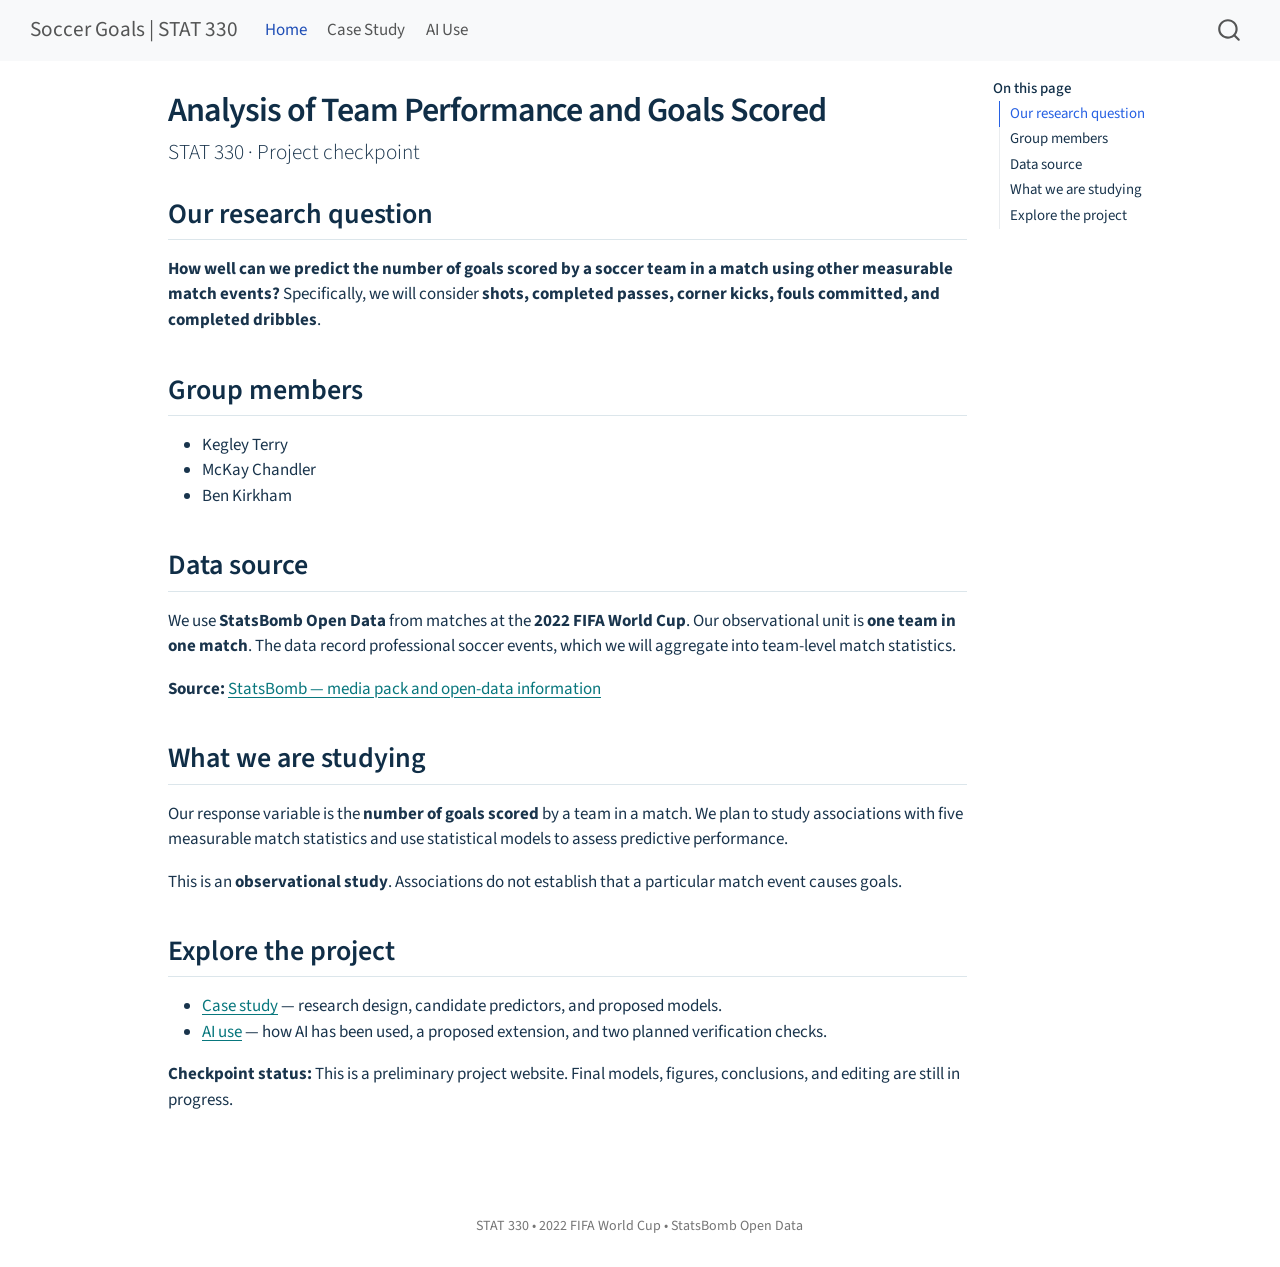
<file: docs/index.html>
<!DOCTYPE html>
<html xmlns="http://www.w3.org/1999/xhtml" lang="en" xml:lang="en"><head>

<meta charset="utf-8">
<meta name="generator" content="quarto-1.10.18">

<meta name="viewport" content="width=device-width, initial-scale=1.0, user-scalable=yes">


<title>Analysis of Team Performance and Goals Scored – Soccer Goals | STAT 330</title>
<style>
/* Default styles provided by pandoc.
** See https://pandoc.org/MANUAL.html#variables-for-html for config info.
*/
span.smallcaps{font-variant: small-caps;}
div.columns{display: flex; gap: 1.5em;}
div.column{flex: auto;}
@media screen {
div.columns{gap: min(4vw, 1.5em);}
div.column{overflow-x: auto;}
}
div.hanging-indent{margin-left: 1.5em; text-indent: -1.5em;}
ul.task-list{list-style: none;}
ul.task-list li input[type="checkbox"] {
  width: 0.8em;
  margin: 0 0.8em 0.2em -1em; /* quarto-specific, see https://github.com/quarto-dev/quarto-cli/issues/4556 */ 
  vertical-align: middle;
}
</style>


<script src="site_libs/quarto-nav/quarto-nav.js"></script>
<script src="site_libs/quarto-nav/headroom.min.js"></script>
<script src="site_libs/clipboard/clipboard.min.js"></script>
<script src="site_libs/quarto-search/autocomplete.umd.js"></script>
<script src="site_libs/quarto-search/fuse.min.js"></script>
<script src="site_libs/quarto-search/quarto-search.js"></script>
<meta name="quarto:offset" content="./">
<script src="site_libs/quarto-html/quarto.js" type="module"></script>
<script src="site_libs/quarto-html/tabsets/tabsets.js" type="module"></script>
<script src="site_libs/quarto-html/popper.min.js"></script>
<script src="site_libs/quarto-html/tippy.umd.min.js"></script>
<script src="site_libs/quarto-html/anchor.min.js"></script>
<link href="site_libs/quarto-html/tippy.css" rel="stylesheet">
<link href="site_libs/quarto-html/quarto-syntax-highlighting-64a204ab8560d761af7679ceaba22944.css" rel="stylesheet" id="quarto-text-highlighting-styles">
<script src="site_libs/bootstrap/bootstrap.min.js"></script>
<link href="site_libs/bootstrap/bootstrap-icons.css" rel="stylesheet">
<link href="site_libs/bootstrap/bootstrap-172ba59bd5e0b52282274ba0c0cc16fc.min.css" rel="stylesheet" append-hash="true" id="quarto-bootstrap" data-mode="light">
<script id="quarto-search-options" type="application/json">{
  "location": "navbar",
  "copy-button": false,
  "collapse-after": 3,
  "panel-placement": "end",
  "type": "overlay",
  "limit": 50,
  "keyboard-shortcut": [
    "f",
    "/",
    "s"
  ],
  "show-item-context": false,
  "language": {
    "search-no-results-text": "No results",
    "search-matching-documents-text": "matching documents",
    "search-copy-link-title": "Copy link to search",
    "search-hide-matches-text": "Hide additional matches",
    "search-more-match-text": "more match in this document",
    "search-more-matches-text": "more matches in this document",
    "search-clear-button-title": "Clear",
    "search-text-placeholder": "",
    "search-detached-cancel-button-title": "Cancel",
    "search-submit-button-title": "Submit",
    "search-label": "Search"
  }
}</script>


<link rel="stylesheet" href="styles.css">
</head>

<body class="nav-fixed quarto-light">

<div id="quarto-search-results"></div>
  <header id="quarto-header" class="headroom fixed-top">
    <nav class="navbar navbar-expand-lg " data-bs-theme="dark">
      <div class="navbar-container container-fluid">
      <div class="navbar-brand-container mx-auto">
    <a class="navbar-brand" href="./index.html">
    <span class="navbar-title">Soccer Goals | STAT 330</span>
    </a>
  </div>
            <div id="quarto-search" class="" title="Search"></div>
          <button class="navbar-toggler" type="button" data-bs-toggle="collapse" data-bs-target="#navbarCollapse" aria-controls="navbarCollapse" role="menu" aria-expanded="false" aria-label="Toggle navigation" onclick="if (window.quartoToggleHeadroom) { window.quartoToggleHeadroom(); }">
  <span class="navbar-toggler-icon"></span>
</button>
          <div class="collapse navbar-collapse" id="navbarCollapse">
            <ul class="navbar-nav navbar-nav-scroll me-auto">
  <li class="nav-item">
    <a class="nav-link active" href="./index.html" aria-current="page"> 
<span class="menu-text">Home</span></a>
  </li>  
  <li class="nav-item">
    <a class="nav-link" href="./case-study.html"> 
<span class="menu-text">Case Study</span></a>
  </li>  
  <li class="nav-item">
    <a class="nav-link" href="./ai-use.html"> 
<span class="menu-text">AI Use</span></a>
  </li>  
</ul>
          </div> <!-- /navcollapse -->
            <div class="quarto-navbar-tools">
</div>
      </div> <!-- /container-fluid -->
    </nav>
</header>
<!-- content -->
<div id="quarto-content" class="quarto-container page-columns page-rows-contents page-layout-article page-navbar">
<!-- sidebar -->
<!-- margin-sidebar -->
    <div id="quarto-margin-sidebar" class="sidebar margin-sidebar">
        <nav id="TOC" role="doc-toc" class="toc-active">
    <h2 id="toc-title">On this page</h2>
   
  <ul>
  <li><a href="#our-research-question" id="toc-our-research-question" class="nav-link active" data-scroll-target="#our-research-question">Our research question</a></li>
  <li><a href="#group-members" id="toc-group-members" class="nav-link" data-scroll-target="#group-members">Group members</a></li>
  <li><a href="#data-source" id="toc-data-source" class="nav-link" data-scroll-target="#data-source">Data source</a></li>
  <li><a href="#what-we-are-studying" id="toc-what-we-are-studying" class="nav-link" data-scroll-target="#what-we-are-studying">What we are studying</a></li>
  <li><a href="#explore-the-project" id="toc-explore-the-project" class="nav-link" data-scroll-target="#explore-the-project">Explore the project</a></li>
  </ul>
</nav>
    </div>
<!-- main -->
<main class="content" id="quarto-document-content">

<header id="title-block-header" class="quarto-title-block default">
<div class="quarto-title">
<h1 class="title">Analysis of Team Performance and Goals Scored</h1>
<p class="subtitle lead">STAT 330 · Project checkpoint</p>
</div>



<div class="quarto-title-meta">

    
  
    
  </div>
  


</header>


<section id="our-research-question" class="level2">
<h2 class="anchored" data-anchor-id="our-research-question">Our research question</h2>
<p><strong>How well can we predict the number of goals scored by a soccer team in a match using other measurable match events?</strong> Specifically, we will consider <strong>shots, completed passes, corner kicks, fouls committed, and completed dribbles</strong>.</p>
</section>
<section id="group-members" class="level2">
<h2 class="anchored" data-anchor-id="group-members">Group members</h2>
<ul>
<li>Kegley Terry</li>
<li>McKay Chandler</li>
<li>Ben Kirkham</li>
</ul>
</section>
<section id="data-source" class="level2">
<h2 class="anchored" data-anchor-id="data-source">Data source</h2>
<p>We use <strong>StatsBomb Open Data</strong> from matches at the <strong>2022 FIFA World Cup</strong>. Our observational unit is <strong>one team in one match</strong>. The data record professional soccer events, which we will aggregate into team-level match statistics.</p>
<p><strong>Source:</strong> <a href="https://statsbomb.com/media-pack/">StatsBomb — media pack and open-data information</a></p>
</section>
<section id="what-we-are-studying" class="level2">
<h2 class="anchored" data-anchor-id="what-we-are-studying">What we are studying</h2>
<p>Our response variable is the <strong>number of goals scored</strong> by a team in a match. We plan to study associations with five measurable match statistics and use statistical models to assess predictive performance.</p>
<p>This is an <strong>observational study</strong>. Associations do not establish that a particular match event causes goals.</p>
</section>
<section id="explore-the-project" class="level2">
<h2 class="anchored" data-anchor-id="explore-the-project">Explore the project</h2>
<ul>
<li><a href="./case-study.html">Case study</a> — research design, candidate predictors, and proposed models.</li>
<li><a href="./ai-use.html">AI use</a> — how AI has been used, a proposed extension, and two planned verification checks.</li>
</ul>
<p><strong>Checkpoint status:</strong> This is a preliminary project website. Final models, figures, conclusions, and editing are still in progress.</p>


</section>

</main> <!-- /main -->
<script id="quarto-html-after-body" type="application/javascript">
  window.document.addEventListener("DOMContentLoaded", function (event) {
    const icon = "";
    const anchorJS = new window.AnchorJS();
    anchorJS.options = {
      placement: 'right',
      icon: icon
    };
    anchorJS.add('.anchored');
    const isCodeAnnotation = (el) => {
      for (const clz of el.classList) {
        if (clz.startsWith('code-annotation-')) {                     
          return true;
        }
      }
      return false;
    }
    const onCopySuccess = function(e) {
      // button target
      const button = e.trigger;
      // don't keep focus
      button.blur();
      // flash "checked"
      button.classList.add('code-copy-button-checked');
      var currentTitle = button.getAttribute("title");
      button.setAttribute("title", "Copied!");
      let tooltip;
      if (window.bootstrap) {
        button.setAttribute("data-bs-toggle", "tooltip");
        button.setAttribute("data-bs-placement", "left");
        button.setAttribute("data-bs-title", "Copied!");
        tooltip = new bootstrap.Tooltip(button, 
          { trigger: "manual", 
            customClass: "code-copy-button-tooltip",
            offset: [0, -8]});
        tooltip.show();    
      }
      setTimeout(function() {
        if (tooltip) {
          tooltip.hide();
          button.removeAttribute("data-bs-title");
          button.removeAttribute("data-bs-toggle");
          button.removeAttribute("data-bs-placement");
        }
        button.setAttribute("title", currentTitle);
        button.classList.remove('code-copy-button-checked');
      }, 1000);
      // clear code selection
      e.clearSelection();
    }
    const getTextToCopy = function(trigger) {
      const outerScaffold = trigger.parentElement.cloneNode(true);
      const codeEl = outerScaffold.querySelector('code');
      for (const childEl of codeEl.children) {
        if (isCodeAnnotation(childEl)) {
          childEl.remove();
        }
      }
      return codeEl.innerText;
    }
    const clipboard = new window.ClipboardJS('.code-copy-button:not([data-in-quarto-modal])', {
      text: getTextToCopy
    });
    clipboard.on('success', onCopySuccess);
    if (window.document.getElementById('quarto-embedded-source-code-modal')) {
      const clipboardModal = new window.ClipboardJS('.code-copy-button[data-in-quarto-modal]', {
        text: getTextToCopy,
        container: window.document.getElementById('quarto-embedded-source-code-modal')
      });
      clipboardModal.on('success', onCopySuccess);
    }
      var localhostRegex = new RegExp(/^(?:http|https):\/\/localhost\:?[0-9]*\//);
      var mailtoRegex = new RegExp(/^mailto:/);
        var filterRegex = new RegExp('/' + window.location.host + '/');
      var isInternal = (href) => {
          return filterRegex.test(href) || localhostRegex.test(href) || mailtoRegex.test(href);
      }
      // Inspect non-navigation links and adorn them if external
     var links = window.document.querySelectorAll('a[href]:not(.nav-link):not(.navbar-brand):not(.toc-action):not(.sidebar-link):not(.sidebar-item-toggle):not(.pagination-link):not(.no-external):not([aria-hidden]):not(.dropdown-item):not(.quarto-navigation-tool):not(.about-link)');
      for (var i=0; i<links.length; i++) {
        const link = links[i];
        if (!isInternal(link.href)) {
          // undo the damage that might have been done by quarto-nav.js in the case of
          // links that we want to consider external
          if (link.dataset.originalHref !== undefined) {
            link.href = link.dataset.originalHref;
          }
            // target, if specified
            link.setAttribute("target", "_blank");
            if (link.getAttribute("rel") === null) {
              link.setAttribute("rel", "noopener");
            }
        }
      }
    function tippyHover(el, contentFn, onTriggerFn, onUntriggerFn) {
      const config = {
        allowHTML: true,
        maxWidth: 500,
        delay: 100,
        arrow: false,
        appendTo: function(el) {
            return el.parentElement;
        },
        interactive: true,
        interactiveBorder: 10,
        theme: 'quarto',
        placement: 'bottom-start',
      };
      if (contentFn) {
        config.content = contentFn;
      }
      if (onTriggerFn) {
        config.onTrigger = onTriggerFn;
      }
      if (onUntriggerFn) {
        config.onUntrigger = onUntriggerFn;
      }
      window.tippy(el, config); 
    }
    const noterefs = window.document.querySelectorAll('a[role="doc-noteref"]');
    for (var i=0; i<noterefs.length; i++) {
      const ref = noterefs[i];
      tippyHover(ref, function() {
        // use id or data attribute instead here
        let href = ref.getAttribute('data-footnote-href') || ref.getAttribute('href');
        try { href = new URL(href).hash; } catch {}
        const id = href.replace(/^#\/?/, "");
        const note = window.document.getElementById(id);
        if (note) {
          return note.innerHTML;
        } else {
          return "";
        }
      });
    }
    const xrefs = window.document.querySelectorAll('a.quarto-xref');
    const processXRef = (id, note) => {
      // Strip column container classes
      const stripColumnClz = (el) => {
        el.classList.remove("page-full", "page-columns");
        if (el.children) {
          for (const child of el.children) {
            stripColumnClz(child);
          }
        }
      }
      stripColumnClz(note)
      if (id === null || id.startsWith('sec-')) {
        // Special case sections, only their first couple elements
        const container = document.createElement("div");
        if (note.children && note.children.length > 2) {
          container.appendChild(note.children[0].cloneNode(true));
          for (let i = 1; i < note.children.length; i++) {
            const child = note.children[i];
            if (child.tagName === "P" && child.innerText === "") {
              continue;
            } else {
              container.appendChild(child.cloneNode(true));
              break;
            }
          }
          if (window.Quarto?.typesetMath) {
            window.Quarto.typesetMath(container);
          }
          return container.innerHTML
        } else {
          if (window.Quarto?.typesetMath) {
            window.Quarto.typesetMath(note);
          }
          return note.innerHTML;
        }
      } else {
        // Remove any anchor links if they are present
        const anchorLink = note.querySelector('a.anchorjs-link');
        if (anchorLink) {
          anchorLink.remove();
        }
        if (window.Quarto?.typesetMath) {
          window.Quarto.typesetMath(note);
        }
        if (note.classList.contains("callout")) {
          return note.outerHTML;
        } else {
          return note.innerHTML;
        }
      }
    }
    for (var i=0; i<xrefs.length; i++) {
      const xref = xrefs[i];
      tippyHover(xref, undefined, function(instance) {
        instance.disable();
        let url = xref.getAttribute('href');
        let hash = undefined; 
        if (url.startsWith('#')) {
          hash = url;
        } else {
          try { hash = new URL(url).hash; } catch {}
        }
        if (hash) {
          const id = hash.replace(/^#\/?/, "");
          const note = window.document.getElementById(id);
          if (note !== null) {
            try {
              const html = processXRef(id, note.cloneNode(true));
              instance.setContent(html);
            } finally {
              instance.enable();
              instance.show();
            }
          } else {
            // See if we can fetch this
            fetch(url.split('#')[0])
            .then(res => res.text())
            .then(html => {
              const parser = new DOMParser();
              const htmlDoc = parser.parseFromString(html, "text/html");
              const note = htmlDoc.getElementById(id);
              if (note !== null) {
                const html = processXRef(id, note);
                instance.setContent(html);
              } 
            }).finally(() => {
              instance.enable();
              instance.show();
            });
          }
        } else {
          // See if we can fetch a full url (with no hash to target)
          // This is a special case and we should probably do some content thinning / targeting
          fetch(url)
          .then(res => res.text())
          .then(html => {
            const parser = new DOMParser();
            const htmlDoc = parser.parseFromString(html, "text/html");
            const note = htmlDoc.querySelector('main.content');
            if (note !== null) {
              // This should only happen for chapter cross references
              // (since there is no id in the URL)
              // remove the first header
              if (note.children.length > 0 && note.children[0].tagName === "HEADER") {
                note.children[0].remove();
              }
              const html = processXRef(null, note);
              instance.setContent(html);
            } 
          }).finally(() => {
            instance.enable();
            instance.show();
          });
        }
      }, function(instance) {
      });
    }
        let selectedAnnoteEl;
        const selectorForAnnotation = ( cell, annotation) => {
          let cellAttr = 'data-code-cell="' + cell + '"';
          let lineAttr = 'data-code-annotation="' +  annotation + '"';
          const selector = 'span[' + cellAttr + '][' + lineAttr + ']';
          return selector;
        }
        const selectCodeLines = (annoteEl) => {
          const doc = window.document;
          const targetCell = annoteEl.getAttribute("data-target-cell");
          const targetAnnotation = annoteEl.getAttribute("data-target-annotation");
          const annoteSpan = window.document.querySelector(selectorForAnnotation(targetCell, targetAnnotation));
          const lines = annoteSpan.getAttribute("data-code-lines").split(",");
          const lineIds = lines.map((line) => {
            return targetCell + "-" + line;
          })
          let top = null;
          let height = null;
          let parent = null;
          if (lineIds.length > 0) {
              //compute the position of the single el (top and bottom and make a div)
              const el = window.document.getElementById(lineIds[0]);
              top = el.offsetTop;
              height = el.offsetHeight;
              parent = el.parentElement.parentElement;
            if (lineIds.length > 1) {
              const lastEl = window.document.getElementById(lineIds[lineIds.length - 1]);
              const bottom = lastEl.offsetTop + lastEl.offsetHeight;
              height = bottom - top;
            }
            if (top !== null && height !== null && parent !== null) {
              // cook up a div (if necessary) and position it 
              let div = window.document.getElementById("code-annotation-line-highlight");
              if (div === null) {
                div = window.document.createElement("div");
                div.setAttribute("id", "code-annotation-line-highlight");
                div.style.position = 'absolute';
                parent.appendChild(div);
              }
              div.style.top = top - 2 + "px";
              div.style.height = height + 4 + "px";
              div.style.left = 0;
              let gutterDiv = window.document.getElementById("code-annotation-line-highlight-gutter");
              if (gutterDiv === null) {
                gutterDiv = window.document.createElement("div");
                gutterDiv.setAttribute("id", "code-annotation-line-highlight-gutter");
                gutterDiv.style.position = 'absolute';
                const codeCell = window.document.getElementById(targetCell);
                const gutter = codeCell.querySelector('.code-annotation-gutter');
                gutter.appendChild(gutterDiv);
              }
              gutterDiv.style.top = top - 2 + "px";
              gutterDiv.style.height = height + 4 + "px";
            }
            selectedAnnoteEl = annoteEl;
          }
        };
        const unselectCodeLines = () => {
          const elementsIds = ["code-annotation-line-highlight", "code-annotation-line-highlight-gutter"];
          elementsIds.forEach((elId) => {
            const div = window.document.getElementById(elId);
            if (div) {
              div.remove();
            }
          });
          selectedAnnoteEl = undefined;
        };
          // Handle positioning of the toggle
      window.addEventListener(
        "resize",
        throttle(() => {
          elRect = undefined;
          if (selectedAnnoteEl) {
            selectCodeLines(selectedAnnoteEl);
          }
        }, 10)
      );
      function throttle(fn, ms) {
      let throttle = false;
      let timer;
        return (...args) => {
          if(!throttle) { // first call gets through
              fn.apply(this, args);
              throttle = true;
          } else { // all the others get throttled
              if(timer) clearTimeout(timer); // cancel #2
              timer = setTimeout(() => {
                fn.apply(this, args);
                timer = throttle = false;
              }, ms);
          }
        };
      }
        // Attach click handler to the DT
        const annoteDls = window.document.querySelectorAll('dt[data-target-cell]');
        for (const annoteDlNode of annoteDls) {
          annoteDlNode.addEventListener('click', (event) => {
            const clickedEl = event.target;
            if (clickedEl !== selectedAnnoteEl) {
              unselectCodeLines();
              const activeEl = window.document.querySelector('dt[data-target-cell].code-annotation-active');
              if (activeEl) {
                activeEl.classList.remove('code-annotation-active');
              }
              selectCodeLines(clickedEl);
              clickedEl.classList.add('code-annotation-active');
            } else {
              // Unselect the line
              unselectCodeLines();
              clickedEl.classList.remove('code-annotation-active');
            }
          });
        }
    const findCites = (el) => {
      const parentEl = el.parentElement;
      if (parentEl) {
        const cites = parentEl.dataset.cites;
        if (cites) {
          return {
            el,
            cites: cites.split(' ')
          };
        } else {
          return findCites(el.parentElement)
        }
      } else {
        return undefined;
      }
    };
    var bibliorefs = window.document.querySelectorAll('a[role="doc-biblioref"]');
    for (var i=0; i<bibliorefs.length; i++) {
      const ref = bibliorefs[i];
      const citeInfo = findCites(ref);
      if (citeInfo) {
        tippyHover(citeInfo.el, function() {
          var popup = window.document.createElement('div');
          citeInfo.cites.forEach(function(cite) {
            var citeDiv = window.document.createElement('div');
            citeDiv.classList.add('hanging-indent');
            citeDiv.classList.add('csl-entry');
            var biblioDiv = window.document.getElementById('ref-' + cite);
            if (biblioDiv) {
              citeDiv.innerHTML = biblioDiv.innerHTML;
            }
            popup.appendChild(citeDiv);
          });
          return popup.innerHTML;
        });
      }
    }
  });
  </script>
</div> <!-- /content -->
<footer class="footer">
  <div class="nav-footer">
    <div class="nav-footer-left">
      &nbsp;
    </div>   
    <div class="nav-footer-center">
<p>STAT 330 • 2022 FIFA World Cup • StatsBomb Open Data</p>
</div>
    <div class="nav-footer-right">
      &nbsp;
    </div>
  </div>
</footer>




</body></html>
</file>
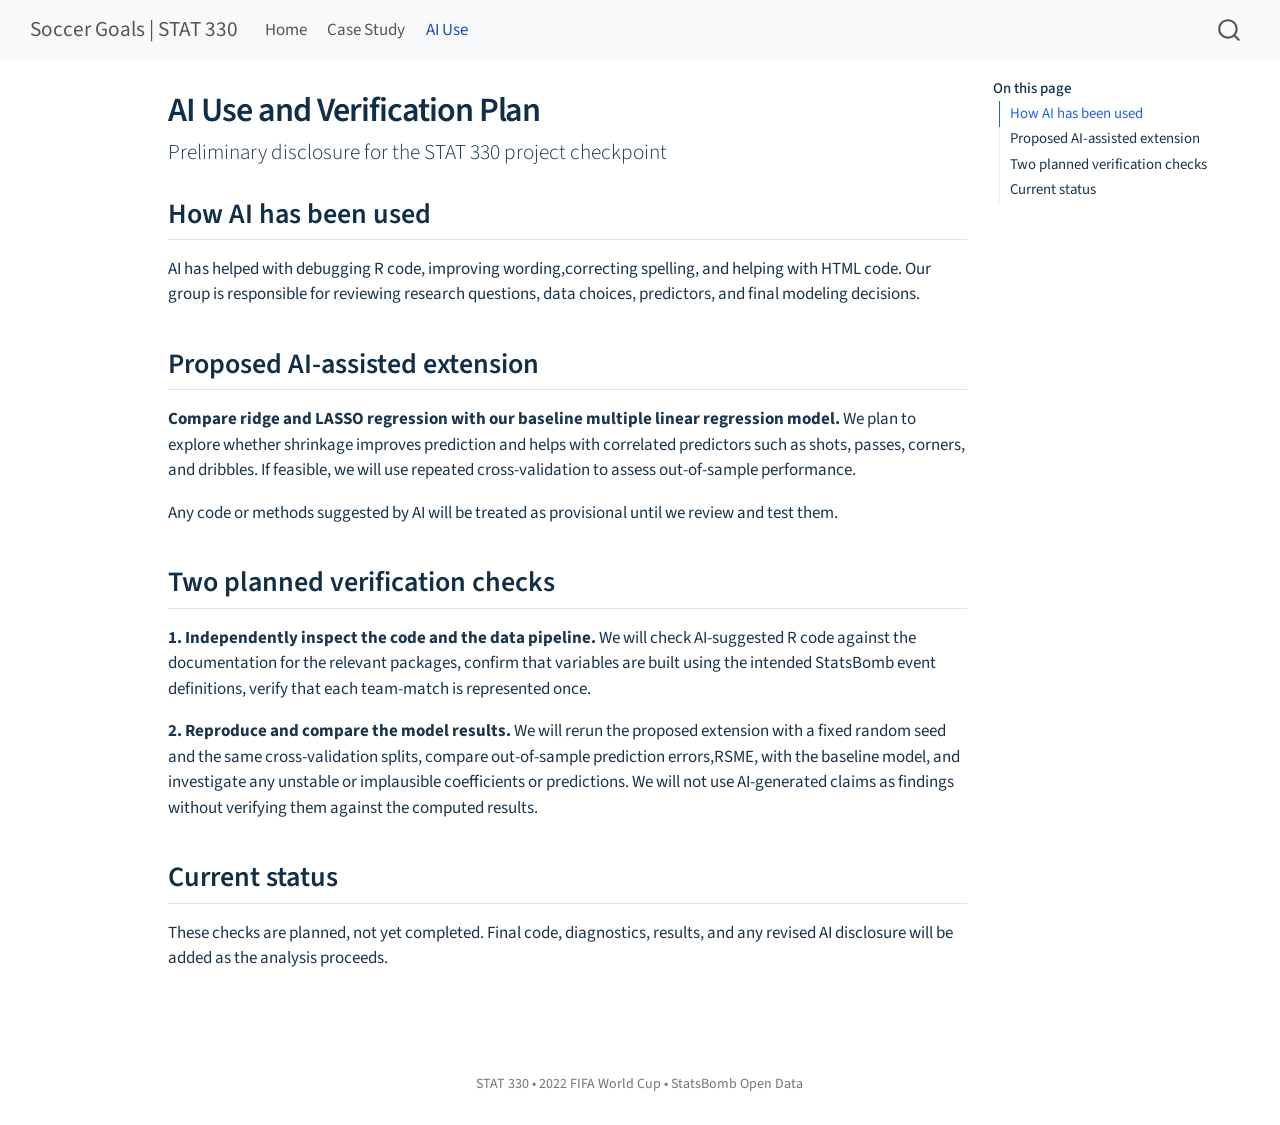
<file: docs/ai-use.html>
<!DOCTYPE html>
<html xmlns="http://www.w3.org/1999/xhtml" lang="en" xml:lang="en"><head>

<meta charset="utf-8">
<meta name="generator" content="quarto-1.10.18">

<meta name="viewport" content="width=device-width, initial-scale=1.0, user-scalable=yes">


<title>AI Use and Verification Plan – Soccer Goals | STAT 330</title>
<style>
/* Default styles provided by pandoc.
** See https://pandoc.org/MANUAL.html#variables-for-html for config info.
*/
span.smallcaps{font-variant: small-caps;}
div.columns{display: flex; gap: 1.5em;}
div.column{flex: auto;}
@media screen {
div.columns{gap: min(4vw, 1.5em);}
div.column{overflow-x: auto;}
}
div.hanging-indent{margin-left: 1.5em; text-indent: -1.5em;}
ul.task-list{list-style: none;}
ul.task-list li input[type="checkbox"] {
  width: 0.8em;
  margin: 0 0.8em 0.2em -1em; /* quarto-specific, see https://github.com/quarto-dev/quarto-cli/issues/4556 */ 
  vertical-align: middle;
}
</style>


<script src="site_libs/quarto-nav/quarto-nav.js"></script>
<script src="site_libs/quarto-nav/headroom.min.js"></script>
<script src="site_libs/clipboard/clipboard.min.js"></script>
<script src="site_libs/quarto-search/autocomplete.umd.js"></script>
<script src="site_libs/quarto-search/fuse.min.js"></script>
<script src="site_libs/quarto-search/quarto-search.js"></script>
<meta name="quarto:offset" content="./">
<script src="site_libs/quarto-html/quarto.js" type="module"></script>
<script src="site_libs/quarto-html/tabsets/tabsets.js" type="module"></script>
<script src="site_libs/quarto-html/popper.min.js"></script>
<script src="site_libs/quarto-html/tippy.umd.min.js"></script>
<script src="site_libs/quarto-html/anchor.min.js"></script>
<link href="site_libs/quarto-html/tippy.css" rel="stylesheet">
<link href="site_libs/quarto-html/quarto-syntax-highlighting-64a204ab8560d761af7679ceaba22944.css" rel="stylesheet" id="quarto-text-highlighting-styles">
<script src="site_libs/bootstrap/bootstrap.min.js"></script>
<link href="site_libs/bootstrap/bootstrap-icons.css" rel="stylesheet">
<link href="site_libs/bootstrap/bootstrap-172ba59bd5e0b52282274ba0c0cc16fc.min.css" rel="stylesheet" append-hash="true" id="quarto-bootstrap" data-mode="light">
<script id="quarto-search-options" type="application/json">{
  "location": "navbar",
  "copy-button": false,
  "collapse-after": 3,
  "panel-placement": "end",
  "type": "overlay",
  "limit": 50,
  "keyboard-shortcut": [
    "f",
    "/",
    "s"
  ],
  "show-item-context": false,
  "language": {
    "search-no-results-text": "No results",
    "search-matching-documents-text": "matching documents",
    "search-copy-link-title": "Copy link to search",
    "search-hide-matches-text": "Hide additional matches",
    "search-more-match-text": "more match in this document",
    "search-more-matches-text": "more matches in this document",
    "search-clear-button-title": "Clear",
    "search-text-placeholder": "",
    "search-detached-cancel-button-title": "Cancel",
    "search-submit-button-title": "Submit",
    "search-label": "Search"
  }
}</script>


<link rel="stylesheet" href="styles.css">
</head>

<body class="nav-fixed quarto-light">

<div id="quarto-search-results"></div>
  <header id="quarto-header" class="headroom fixed-top">
    <nav class="navbar navbar-expand-lg " data-bs-theme="dark">
      <div class="navbar-container container-fluid">
      <div class="navbar-brand-container mx-auto">
    <a class="navbar-brand" href="./index.html">
    <span class="navbar-title">Soccer Goals | STAT 330</span>
    </a>
  </div>
            <div id="quarto-search" class="" title="Search"></div>
          <button class="navbar-toggler" type="button" data-bs-toggle="collapse" data-bs-target="#navbarCollapse" aria-controls="navbarCollapse" role="menu" aria-expanded="false" aria-label="Toggle navigation" onclick="if (window.quartoToggleHeadroom) { window.quartoToggleHeadroom(); }">
  <span class="navbar-toggler-icon"></span>
</button>
          <div class="collapse navbar-collapse" id="navbarCollapse">
            <ul class="navbar-nav navbar-nav-scroll me-auto">
  <li class="nav-item">
    <a class="nav-link" href="./index.html"> 
<span class="menu-text">Home</span></a>
  </li>  
  <li class="nav-item">
    <a class="nav-link" href="./case-study.html"> 
<span class="menu-text">Case Study</span></a>
  </li>  
  <li class="nav-item">
    <a class="nav-link active" href="./ai-use.html" aria-current="page"> 
<span class="menu-text">AI Use</span></a>
  </li>  
</ul>
          </div> <!-- /navcollapse -->
            <div class="quarto-navbar-tools">
</div>
      </div> <!-- /container-fluid -->
    </nav>
</header>
<!-- content -->
<div id="quarto-content" class="quarto-container page-columns page-rows-contents page-layout-article page-navbar">
<!-- sidebar -->
<!-- margin-sidebar -->
    <div id="quarto-margin-sidebar" class="sidebar margin-sidebar">
        <nav id="TOC" role="doc-toc" class="toc-active">
    <h2 id="toc-title">On this page</h2>
   
  <ul>
  <li><a href="#how-ai-has-been-used" id="toc-how-ai-has-been-used" class="nav-link active" data-scroll-target="#how-ai-has-been-used">How AI has been used</a></li>
  <li><a href="#proposed-ai-assisted-extension" id="toc-proposed-ai-assisted-extension" class="nav-link" data-scroll-target="#proposed-ai-assisted-extension">Proposed AI-assisted extension</a></li>
  <li><a href="#two-planned-verification-checks" id="toc-two-planned-verification-checks" class="nav-link" data-scroll-target="#two-planned-verification-checks">Two planned verification checks</a></li>
  <li><a href="#current-status" id="toc-current-status" class="nav-link" data-scroll-target="#current-status">Current status</a></li>
  </ul>
</nav>
    </div>
<!-- main -->
<main class="content" id="quarto-document-content">

<header id="title-block-header" class="quarto-title-block default">
<div class="quarto-title">
<h1 class="title">AI Use and Verification Plan</h1>
<p class="subtitle lead">Preliminary disclosure for the STAT 330 project checkpoint</p>
</div>



<div class="quarto-title-meta">

    
  
    
  </div>
  


</header>


<section id="how-ai-has-been-used" class="level2">
<h2 class="anchored" data-anchor-id="how-ai-has-been-used">How AI has been used</h2>
<p>AI has helped with debugging R code, improving wording,correcting spelling, and helping with HTML code. Our group is responsible for reviewing research questions, data choices, predictors, and final modeling decisions.</p>
</section>
<section id="proposed-ai-assisted-extension" class="level2">
<h2 class="anchored" data-anchor-id="proposed-ai-assisted-extension">Proposed AI-assisted extension</h2>
<p><strong>Compare ridge and LASSO regression with our baseline multiple linear regression model.</strong> We plan to explore whether shrinkage improves prediction and helps with correlated predictors such as shots, passes, corners, and dribbles. If feasible, we will use repeated cross-validation to assess out-of-sample performance.</p>
<p>Any code or methods suggested by AI will be treated as provisional until we review and test them.</p>
</section>
<section id="two-planned-verification-checks" class="level2">
<h2 class="anchored" data-anchor-id="two-planned-verification-checks">Two planned verification checks</h2>
<p><strong>1. Independently inspect the code and the data pipeline.</strong> We will check AI-suggested R code against the documentation for the relevant packages, confirm that variables are built using the intended StatsBomb event definitions, verify that each team-match is represented once.</p>
<p><strong>2. Reproduce and compare the model results.</strong> We will rerun the proposed extension with a fixed random seed and the same cross-validation splits, compare out-of-sample prediction errors,RSME, with the baseline model, and investigate any unstable or implausible coefficients or predictions. We will not use AI-generated claims as findings without verifying them against the computed results.</p>
</section>
<section id="current-status" class="level2">
<h2 class="anchored" data-anchor-id="current-status">Current status</h2>
<p>These checks are planned, not yet completed. Final code, diagnostics, results, and any revised AI disclosure will be added as the analysis proceeds.</p>


</section>

</main> <!-- /main -->
<script id="quarto-html-after-body" type="application/javascript">
  window.document.addEventListener("DOMContentLoaded", function (event) {
    const icon = "";
    const anchorJS = new window.AnchorJS();
    anchorJS.options = {
      placement: 'right',
      icon: icon
    };
    anchorJS.add('.anchored');
    const isCodeAnnotation = (el) => {
      for (const clz of el.classList) {
        if (clz.startsWith('code-annotation-')) {                     
          return true;
        }
      }
      return false;
    }
    const onCopySuccess = function(e) {
      // button target
      const button = e.trigger;
      // don't keep focus
      button.blur();
      // flash "checked"
      button.classList.add('code-copy-button-checked');
      var currentTitle = button.getAttribute("title");
      button.setAttribute("title", "Copied!");
      let tooltip;
      if (window.bootstrap) {
        button.setAttribute("data-bs-toggle", "tooltip");
        button.setAttribute("data-bs-placement", "left");
        button.setAttribute("data-bs-title", "Copied!");
        tooltip = new bootstrap.Tooltip(button, 
          { trigger: "manual", 
            customClass: "code-copy-button-tooltip",
            offset: [0, -8]});
        tooltip.show();    
      }
      setTimeout(function() {
        if (tooltip) {
          tooltip.hide();
          button.removeAttribute("data-bs-title");
          button.removeAttribute("data-bs-toggle");
          button.removeAttribute("data-bs-placement");
        }
        button.setAttribute("title", currentTitle);
        button.classList.remove('code-copy-button-checked');
      }, 1000);
      // clear code selection
      e.clearSelection();
    }
    const getTextToCopy = function(trigger) {
      const outerScaffold = trigger.parentElement.cloneNode(true);
      const codeEl = outerScaffold.querySelector('code');
      for (const childEl of codeEl.children) {
        if (isCodeAnnotation(childEl)) {
          childEl.remove();
        }
      }
      return codeEl.innerText;
    }
    const clipboard = new window.ClipboardJS('.code-copy-button:not([data-in-quarto-modal])', {
      text: getTextToCopy
    });
    clipboard.on('success', onCopySuccess);
    if (window.document.getElementById('quarto-embedded-source-code-modal')) {
      const clipboardModal = new window.ClipboardJS('.code-copy-button[data-in-quarto-modal]', {
        text: getTextToCopy,
        container: window.document.getElementById('quarto-embedded-source-code-modal')
      });
      clipboardModal.on('success', onCopySuccess);
    }
      var localhostRegex = new RegExp(/^(?:http|https):\/\/localhost\:?[0-9]*\//);
      var mailtoRegex = new RegExp(/^mailto:/);
        var filterRegex = new RegExp('/' + window.location.host + '/');
      var isInternal = (href) => {
          return filterRegex.test(href) || localhostRegex.test(href) || mailtoRegex.test(href);
      }
      // Inspect non-navigation links and adorn them if external
     var links = window.document.querySelectorAll('a[href]:not(.nav-link):not(.navbar-brand):not(.toc-action):not(.sidebar-link):not(.sidebar-item-toggle):not(.pagination-link):not(.no-external):not([aria-hidden]):not(.dropdown-item):not(.quarto-navigation-tool):not(.about-link)');
      for (var i=0; i<links.length; i++) {
        const link = links[i];
        if (!isInternal(link.href)) {
          // undo the damage that might have been done by quarto-nav.js in the case of
          // links that we want to consider external
          if (link.dataset.originalHref !== undefined) {
            link.href = link.dataset.originalHref;
          }
            // target, if specified
            link.setAttribute("target", "_blank");
            if (link.getAttribute("rel") === null) {
              link.setAttribute("rel", "noopener");
            }
        }
      }
    function tippyHover(el, contentFn, onTriggerFn, onUntriggerFn) {
      const config = {
        allowHTML: true,
        maxWidth: 500,
        delay: 100,
        arrow: false,
        appendTo: function(el) {
            return el.parentElement;
        },
        interactive: true,
        interactiveBorder: 10,
        theme: 'quarto',
        placement: 'bottom-start',
      };
      if (contentFn) {
        config.content = contentFn;
      }
      if (onTriggerFn) {
        config.onTrigger = onTriggerFn;
      }
      if (onUntriggerFn) {
        config.onUntrigger = onUntriggerFn;
      }
      window.tippy(el, config); 
    }
    const noterefs = window.document.querySelectorAll('a[role="doc-noteref"]');
    for (var i=0; i<noterefs.length; i++) {
      const ref = noterefs[i];
      tippyHover(ref, function() {
        // use id or data attribute instead here
        let href = ref.getAttribute('data-footnote-href') || ref.getAttribute('href');
        try { href = new URL(href).hash; } catch {}
        const id = href.replace(/^#\/?/, "");
        const note = window.document.getElementById(id);
        if (note) {
          return note.innerHTML;
        } else {
          return "";
        }
      });
    }
    const xrefs = window.document.querySelectorAll('a.quarto-xref');
    const processXRef = (id, note) => {
      // Strip column container classes
      const stripColumnClz = (el) => {
        el.classList.remove("page-full", "page-columns");
        if (el.children) {
          for (const child of el.children) {
            stripColumnClz(child);
          }
        }
      }
      stripColumnClz(note)
      if (id === null || id.startsWith('sec-')) {
        // Special case sections, only their first couple elements
        const container = document.createElement("div");
        if (note.children && note.children.length > 2) {
          container.appendChild(note.children[0].cloneNode(true));
          for (let i = 1; i < note.children.length; i++) {
            const child = note.children[i];
            if (child.tagName === "P" && child.innerText === "") {
              continue;
            } else {
              container.appendChild(child.cloneNode(true));
              break;
            }
          }
          if (window.Quarto?.typesetMath) {
            window.Quarto.typesetMath(container);
          }
          return container.innerHTML
        } else {
          if (window.Quarto?.typesetMath) {
            window.Quarto.typesetMath(note);
          }
          return note.innerHTML;
        }
      } else {
        // Remove any anchor links if they are present
        const anchorLink = note.querySelector('a.anchorjs-link');
        if (anchorLink) {
          anchorLink.remove();
        }
        if (window.Quarto?.typesetMath) {
          window.Quarto.typesetMath(note);
        }
        if (note.classList.contains("callout")) {
          return note.outerHTML;
        } else {
          return note.innerHTML;
        }
      }
    }
    for (var i=0; i<xrefs.length; i++) {
      const xref = xrefs[i];
      tippyHover(xref, undefined, function(instance) {
        instance.disable();
        let url = xref.getAttribute('href');
        let hash = undefined; 
        if (url.startsWith('#')) {
          hash = url;
        } else {
          try { hash = new URL(url).hash; } catch {}
        }
        if (hash) {
          const id = hash.replace(/^#\/?/, "");
          const note = window.document.getElementById(id);
          if (note !== null) {
            try {
              const html = processXRef(id, note.cloneNode(true));
              instance.setContent(html);
            } finally {
              instance.enable();
              instance.show();
            }
          } else {
            // See if we can fetch this
            fetch(url.split('#')[0])
            .then(res => res.text())
            .then(html => {
              const parser = new DOMParser();
              const htmlDoc = parser.parseFromString(html, "text/html");
              const note = htmlDoc.getElementById(id);
              if (note !== null) {
                const html = processXRef(id, note);
                instance.setContent(html);
              } 
            }).finally(() => {
              instance.enable();
              instance.show();
            });
          }
        } else {
          // See if we can fetch a full url (with no hash to target)
          // This is a special case and we should probably do some content thinning / targeting
          fetch(url)
          .then(res => res.text())
          .then(html => {
            const parser = new DOMParser();
            const htmlDoc = parser.parseFromString(html, "text/html");
            const note = htmlDoc.querySelector('main.content');
            if (note !== null) {
              // This should only happen for chapter cross references
              // (since there is no id in the URL)
              // remove the first header
              if (note.children.length > 0 && note.children[0].tagName === "HEADER") {
                note.children[0].remove();
              }
              const html = processXRef(null, note);
              instance.setContent(html);
            } 
          }).finally(() => {
            instance.enable();
            instance.show();
          });
        }
      }, function(instance) {
      });
    }
        let selectedAnnoteEl;
        const selectorForAnnotation = ( cell, annotation) => {
          let cellAttr = 'data-code-cell="' + cell + '"';
          let lineAttr = 'data-code-annotation="' +  annotation + '"';
          const selector = 'span[' + cellAttr + '][' + lineAttr + ']';
          return selector;
        }
        const selectCodeLines = (annoteEl) => {
          const doc = window.document;
          const targetCell = annoteEl.getAttribute("data-target-cell");
          const targetAnnotation = annoteEl.getAttribute("data-target-annotation");
          const annoteSpan = window.document.querySelector(selectorForAnnotation(targetCell, targetAnnotation));
          const lines = annoteSpan.getAttribute("data-code-lines").split(",");
          const lineIds = lines.map((line) => {
            return targetCell + "-" + line;
          })
          let top = null;
          let height = null;
          let parent = null;
          if (lineIds.length > 0) {
              //compute the position of the single el (top and bottom and make a div)
              const el = window.document.getElementById(lineIds[0]);
              top = el.offsetTop;
              height = el.offsetHeight;
              parent = el.parentElement.parentElement;
            if (lineIds.length > 1) {
              const lastEl = window.document.getElementById(lineIds[lineIds.length - 1]);
              const bottom = lastEl.offsetTop + lastEl.offsetHeight;
              height = bottom - top;
            }
            if (top !== null && height !== null && parent !== null) {
              // cook up a div (if necessary) and position it 
              let div = window.document.getElementById("code-annotation-line-highlight");
              if (div === null) {
                div = window.document.createElement("div");
                div.setAttribute("id", "code-annotation-line-highlight");
                div.style.position = 'absolute';
                parent.appendChild(div);
              }
              div.style.top = top - 2 + "px";
              div.style.height = height + 4 + "px";
              div.style.left = 0;
              let gutterDiv = window.document.getElementById("code-annotation-line-highlight-gutter");
              if (gutterDiv === null) {
                gutterDiv = window.document.createElement("div");
                gutterDiv.setAttribute("id", "code-annotation-line-highlight-gutter");
                gutterDiv.style.position = 'absolute';
                const codeCell = window.document.getElementById(targetCell);
                const gutter = codeCell.querySelector('.code-annotation-gutter');
                gutter.appendChild(gutterDiv);
              }
              gutterDiv.style.top = top - 2 + "px";
              gutterDiv.style.height = height + 4 + "px";
            }
            selectedAnnoteEl = annoteEl;
          }
        };
        const unselectCodeLines = () => {
          const elementsIds = ["code-annotation-line-highlight", "code-annotation-line-highlight-gutter"];
          elementsIds.forEach((elId) => {
            const div = window.document.getElementById(elId);
            if (div) {
              div.remove();
            }
          });
          selectedAnnoteEl = undefined;
        };
          // Handle positioning of the toggle
      window.addEventListener(
        "resize",
        throttle(() => {
          elRect = undefined;
          if (selectedAnnoteEl) {
            selectCodeLines(selectedAnnoteEl);
          }
        }, 10)
      );
      function throttle(fn, ms) {
      let throttle = false;
      let timer;
        return (...args) => {
          if(!throttle) { // first call gets through
              fn.apply(this, args);
              throttle = true;
          } else { // all the others get throttled
              if(timer) clearTimeout(timer); // cancel #2
              timer = setTimeout(() => {
                fn.apply(this, args);
                timer = throttle = false;
              }, ms);
          }
        };
      }
        // Attach click handler to the DT
        const annoteDls = window.document.querySelectorAll('dt[data-target-cell]');
        for (const annoteDlNode of annoteDls) {
          annoteDlNode.addEventListener('click', (event) => {
            const clickedEl = event.target;
            if (clickedEl !== selectedAnnoteEl) {
              unselectCodeLines();
              const activeEl = window.document.querySelector('dt[data-target-cell].code-annotation-active');
              if (activeEl) {
                activeEl.classList.remove('code-annotation-active');
              }
              selectCodeLines(clickedEl);
              clickedEl.classList.add('code-annotation-active');
            } else {
              // Unselect the line
              unselectCodeLines();
              clickedEl.classList.remove('code-annotation-active');
            }
          });
        }
    const findCites = (el) => {
      const parentEl = el.parentElement;
      if (parentEl) {
        const cites = parentEl.dataset.cites;
        if (cites) {
          return {
            el,
            cites: cites.split(' ')
          };
        } else {
          return findCites(el.parentElement)
        }
      } else {
        return undefined;
      }
    };
    var bibliorefs = window.document.querySelectorAll('a[role="doc-biblioref"]');
    for (var i=0; i<bibliorefs.length; i++) {
      const ref = bibliorefs[i];
      const citeInfo = findCites(ref);
      if (citeInfo) {
        tippyHover(citeInfo.el, function() {
          var popup = window.document.createElement('div');
          citeInfo.cites.forEach(function(cite) {
            var citeDiv = window.document.createElement('div');
            citeDiv.classList.add('hanging-indent');
            citeDiv.classList.add('csl-entry');
            var biblioDiv = window.document.getElementById('ref-' + cite);
            if (biblioDiv) {
              citeDiv.innerHTML = biblioDiv.innerHTML;
            }
            popup.appendChild(citeDiv);
          });
          return popup.innerHTML;
        });
      }
    }
  });
  </script>
</div> <!-- /content -->
<footer class="footer">
  <div class="nav-footer">
    <div class="nav-footer-left">
      &nbsp;
    </div>   
    <div class="nav-footer-center">
<p>STAT 330 • 2022 FIFA World Cup • StatsBomb Open Data</p>
</div>
    <div class="nav-footer-right">
      &nbsp;
    </div>
  </div>
</footer>




</body></html>
</file>
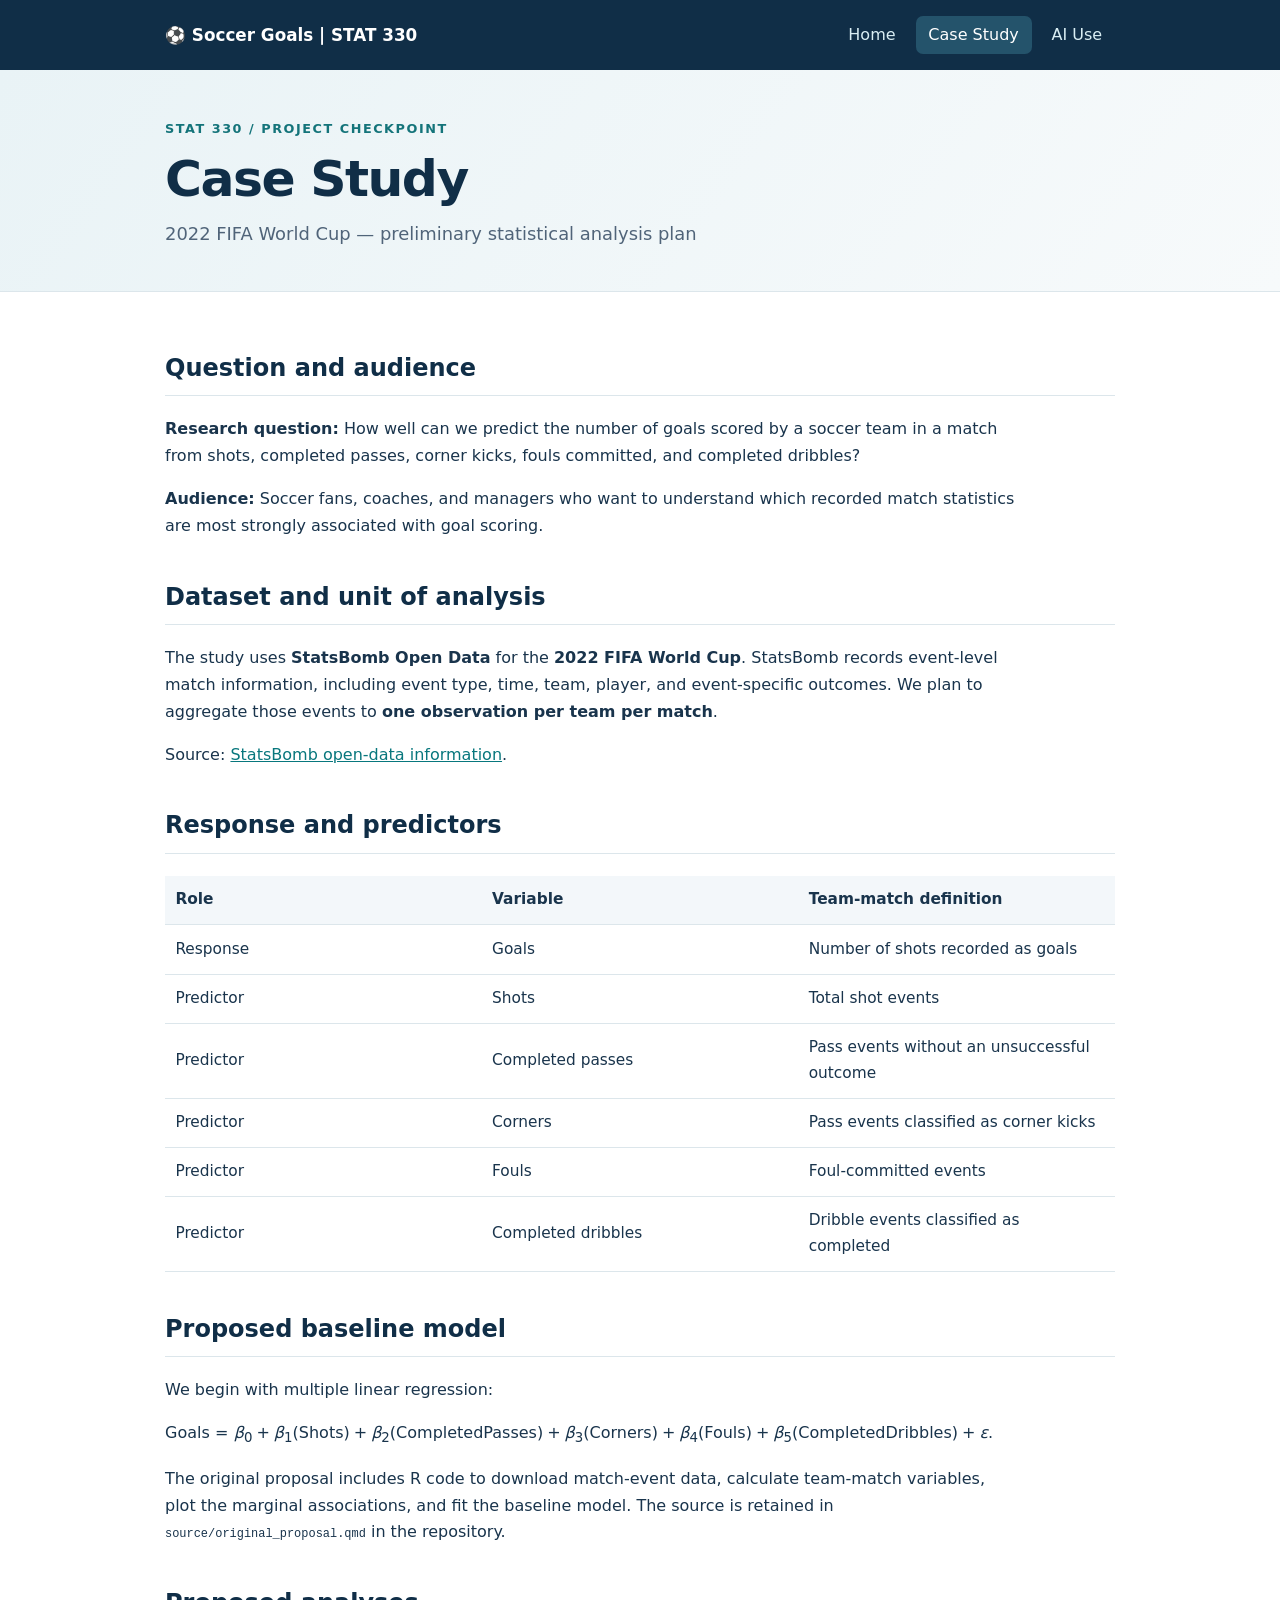
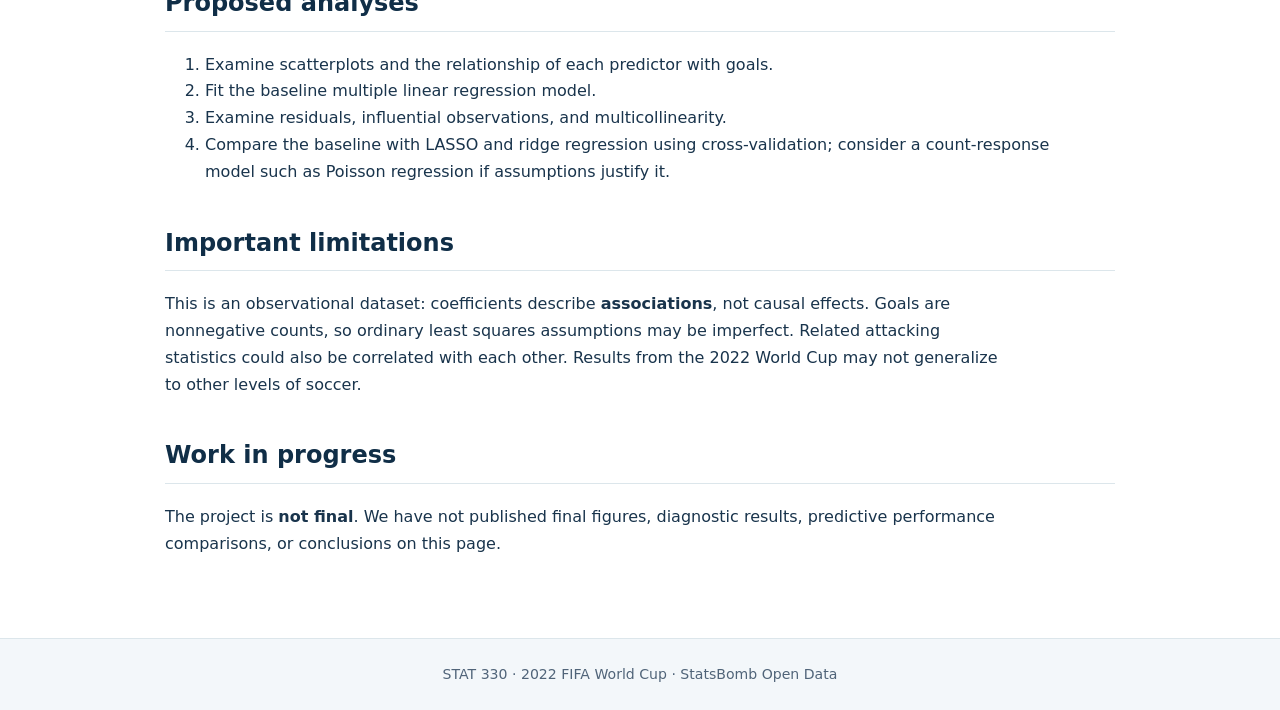
<file: docs/case-study.html>
<!doctype html><html lang="en"><head><meta charset="utf-8"><meta name="viewport" content="width=device-width, initial-scale=1"><meta name="description" content="STAT 330 soccer team performance and goals project checkpoint"><title>Case Study · STAT 330</title><link rel="stylesheet" href="styles.css"><style>
*{box-sizing:border-box}html{scroll-behavior:smooth}body{margin:0;font-family:system-ui,-apple-system,Segoe UI,Roboto,Arial,sans-serif;line-height:1.68}header{background:#102e47;color:white}.mast{max-width:990px;margin:auto;padding:1rem 1.25rem;display:flex;gap:1.25rem;justify-content:space-between;align-items:center;flex-wrap:wrap}.brand{font-weight:750;color:white;text-decoration:none;font-size:1.05rem}nav{display:flex;gap:.45rem;flex-wrap:wrap}nav a{color:#d9eef4;text-decoration:none;padding:.35rem .8rem;border-radius:7px}nav a:hover,nav a.active{background:#24536b;color:white}.hero{background:linear-gradient(125deg,#e9f3f6,#f7fafb);border-bottom:1px solid #dce6eb}.hero-inner{max-width:990px;margin:auto;padding:3rem 1.25rem 2.6rem}.eyebrow{color:#14747a;text-transform:uppercase;letter-spacing:.12em;font-size:.8rem;font-weight:800}.hero h1{font-size:clamp(2rem,4.7vw,3.15rem);line-height:1.17;max-width:800px;margin:.65rem 0;color:#102e47}.hero p{margin:0;color:#506479;font-size:1.12rem}main{max-width:990px;margin:0 auto;padding:1.2rem 1.25rem 4rem;min-height:48vh}main p,main li{max-width:850px}main a{overflow-wrap:anywhere}footer{background:#f3f7fa;border-top:1px solid #dce6eb;text-align:center;color:#506479;font-size:.88rem;padding:1.5rem}@media(max-width:550px){.mast{align-items:flex-start}.hero-inner{padding-top:2rem}table{display:block;overflow-x:auto}}
</style></head><body><header><div class="mast"><a class="brand" href="index.html">⚽ Soccer Goals | STAT 330</a><nav aria-label="Main navigation"><a href="index.html" >Home</a><a href="case-study.html" class="active">Case Study</a><a href="ai-use.html" >AI Use</a></nav></div></header><div class="hero"><div class="hero-inner"><div class="eyebrow">STAT 330 / Project Checkpoint</div><h1>Case Study</h1><p>2022 FIFA World Cup — preliminary statistical analysis plan</p></div></div><main><h2 id="question-and-audience">Question and audience</h2>
<p><strong>Research question:</strong> How well can we predict the
number of goals scored by a soccer team in a match from shots, completed
passes, corner kicks, fouls committed, and completed dribbles?</p>
<p><strong>Audience:</strong> Soccer fans, coaches, and managers who
want to understand which recorded match statistics are most strongly
associated with goal scoring.</p>
<h2 id="dataset-and-unit-of-analysis">Dataset and unit of analysis</h2>
<p>The study uses <strong>StatsBomb Open Data</strong> for the
<strong>2022 FIFA World Cup</strong>. StatsBomb records event-level
match information, including event type, time, team, player, and
event-specific outcomes. We plan to aggregate those events to
<strong>one observation per team per match</strong>.</p>
<p>Source: <a href="https://statsbomb.com/media-pack/">StatsBomb
open-data information</a>.</p>
<h2 id="response-and-predictors">Response and predictors</h2>
<table>
<colgroup>
<col style="width: 33%" />
<col style="width: 33%" />
<col style="width: 33%" />
</colgroup>
<thead>
<tr class="header">
<th style="text-align: left;">Role</th>
<th style="text-align: left;">Variable</th>
<th style="text-align: left;">Team-match definition</th>
</tr>
</thead>
<tbody>
<tr class="odd">
<td style="text-align: left;">Response</td>
<td style="text-align: left;">Goals</td>
<td style="text-align: left;">Number of shots recorded as goals</td>
</tr>
<tr class="even">
<td style="text-align: left;">Predictor</td>
<td style="text-align: left;">Shots</td>
<td style="text-align: left;">Total shot events</td>
</tr>
<tr class="odd">
<td style="text-align: left;">Predictor</td>
<td style="text-align: left;">Completed passes</td>
<td style="text-align: left;">Pass events without an unsuccessful
outcome</td>
</tr>
<tr class="even">
<td style="text-align: left;">Predictor</td>
<td style="text-align: left;">Corners</td>
<td style="text-align: left;">Pass events classified as corner
kicks</td>
</tr>
<tr class="odd">
<td style="text-align: left;">Predictor</td>
<td style="text-align: left;">Fouls</td>
<td style="text-align: left;">Foul-committed events</td>
</tr>
<tr class="even">
<td style="text-align: left;">Predictor</td>
<td style="text-align: left;">Completed dribbles</td>
<td style="text-align: left;">Dribble events classified as
completed</td>
</tr>
</tbody>
</table>
<h2 id="proposed-baseline-model">Proposed baseline model</h2>
<p>We begin with multiple linear regression:</p>
<p><span
class="math display">Goals = <em>β</em><sub>0</sub> + <em>β</em><sub>1</sub>(Shots) + <em>β</em><sub>2</sub>(CompletedPasses) + <em>β</em><sub>3</sub>(Corners) + <em>β</em><sub>4</sub>(Fouls) + <em>β</em><sub>5</sub>(CompletedDribbles) + <em>ε</em>.</span></p>
<p>The original proposal includes R code to download match-event data,
calculate team-match variables, plot the marginal associations, and fit
the baseline model. The source is retained in
<code>source/original_proposal.qmd</code> in the repository.</p>
<h2 id="proposed-analyses">Proposed analyses</h2>
<ol type="1">
<li>Examine scatterplots and the relationship of each predictor with
goals.</li>
<li>Fit the baseline multiple linear regression model.</li>
<li>Examine residuals, influential observations, and
multicollinearity.</li>
<li>Compare the baseline with LASSO and ridge regression using
cross-validation; consider a count-response model such as Poisson
regression if assumptions justify it.</li>
</ol>
<h2 id="important-limitations">Important limitations</h2>
<p>This is an observational dataset: coefficients describe
<strong>associations</strong>, not causal effects. Goals are nonnegative
counts, so ordinary least squares assumptions may be imperfect. Related
attacking statistics could also be correlated with each other. Results
from the 2022 World Cup may not generalize to other levels of
soccer.</p>
<h2 id="work-in-progress">Work in progress</h2>
<p>The project is <strong>not final</strong>. We have not published
final figures, diagnostic results, predictive performance comparisons,
or conclusions on this page.</p>
</main><footer>STAT 330 · 2022 FIFA World Cup · StatsBomb Open Data</footer></body></html>
</file>
<file: docs/site_libs/quarto-html/tippy.css>
.tippy-box[data-animation=fade][data-state=hidden]{opacity:0}[data-tippy-root]{max-width:calc(100vw - 10px)}.tippy-box{position:relative;background-color:#333;color:#fff;border-radius:4px;font-size:14px;line-height:1.4;white-space:normal;outline:0;transition-property:transform,visibility,opacity}.tippy-box[data-placement^=top]>.tippy-arrow{bottom:0}.tippy-box[data-placement^=top]>.tippy-arrow:before{bottom:-7px;left:0;border-width:8px 8px 0;border-top-color:initial;transform-origin:center top}.tippy-box[data-placement^=bottom]>.tippy-arrow{top:0}.tippy-box[data-placement^=bottom]>.tippy-arrow:before{top:-7px;left:0;border-width:0 8px 8px;border-bottom-color:initial;transform-origin:center bottom}.tippy-box[data-placement^=left]>.tippy-arrow{right:0}.tippy-box[data-placement^=left]>.tippy-arrow:before{border-width:8px 0 8px 8px;border-left-color:initial;right:-7px;transform-origin:center left}.tippy-box[data-placement^=right]>.tippy-arrow{left:0}.tippy-box[data-placement^=right]>.tippy-arrow:before{left:-7px;border-width:8px 8px 8px 0;border-right-color:initial;transform-origin:center right}.tippy-box[data-inertia][data-state=visible]{transition-timing-function:cubic-bezier(.54,1.5,.38,1.11)}.tippy-arrow{width:16px;height:16px;color:#333}.tippy-arrow:before{content:"";position:absolute;border-color:transparent;border-style:solid}.tippy-content{position:relative;padding:5px 9px;z-index:1}
</file>
<file: docs/site_libs/quarto-html/quarto-syntax-highlighting-64a204ab8560d761af7679ceaba22944.css>
/* quarto syntax highlight colors */
:root {
  --quarto-hl-ot-color: #003B4F;
  --quarto-hl-at-color: #657422;
  --quarto-hl-ss-color: #20794D;
  --quarto-hl-an-color: #5E5E5E;
  --quarto-hl-fu-color: #4758AB;
  --quarto-hl-st-color: #20794D;
  --quarto-hl-cf-color: #003B4F;
  --quarto-hl-op-color: #5E5E5E;
  --quarto-hl-er-color: #AD0000;
  --quarto-hl-bn-color: #AD0000;
  --quarto-hl-al-color: #AD0000;
  --quarto-hl-va-color: #111111;
  --quarto-hl-bu-color: inherit;
  --quarto-hl-ex-color: inherit;
  --quarto-hl-pp-color: #AD0000;
  --quarto-hl-in-color: #5E5E5E;
  --quarto-hl-vs-color: #20794D;
  --quarto-hl-wa-color: #5E5E5E;
  --quarto-hl-do-color: #5E5E5E;
  --quarto-hl-im-color: #00769E;
  --quarto-hl-ch-color: #20794D;
  --quarto-hl-dt-color: #AD0000;
  --quarto-hl-fl-color: #AD0000;
  --quarto-hl-co-color: #5E5E5E;
  --quarto-hl-cv-color: #5E5E5E;
  --quarto-hl-cn-color: #8f5902;
  --quarto-hl-sc-color: #5E5E5E;
  --quarto-hl-dv-color: #AD0000;
  --quarto-hl-kw-color: #003B4F;
}

/* other quarto variables */
:root {
  --quarto-font-monospace: SFMono-Regular, Menlo, Monaco, Consolas, "Liberation Mono", "Courier New", monospace;
}

/* syntax highlight based on Pandoc's rules */
pre > code.sourceCode > span {
  color: #003B4F;
}

code.sourceCode > span {
  color: #003B4F;
}

div.sourceCode,
div.sourceCode pre.sourceCode {
  color: #003B4F;
}

/* Normal */
code span {
  color: #003B4F;
}

/* Alert */
code span.al {
  color: #AD0000;
  font-style: inherit;
}

/* Annotation */
code span.an {
  color: #5E5E5E;
  font-style: inherit;
}

/* Attribute */
code span.at {
  color: #657422;
  font-style: inherit;
}

/* BaseN */
code span.bn {
  color: #AD0000;
  font-style: inherit;
}

/* BuiltIn */
code span.bu {
  font-style: inherit;
}

/* ControlFlow */
code span.cf {
  color: #003B4F;
  font-weight: bold;
  font-style: inherit;
}

/* Char */
code span.ch {
  color: #20794D;
  font-style: inherit;
}

/* Constant */
code span.cn {
  color: #8f5902;
  font-style: inherit;
}

/* Comment */
code span.co {
  color: #5E5E5E;
  font-style: inherit;
}

/* CommentVar */
code span.cv {
  color: #5E5E5E;
  font-style: italic;
}

/* Documentation */
code span.do {
  color: #5E5E5E;
  font-style: italic;
}

/* DataType */
code span.dt {
  color: #AD0000;
  font-style: inherit;
}

/* DecVal */
code span.dv {
  color: #AD0000;
  font-style: inherit;
}

/* Error */
code span.er {
  color: #AD0000;
  font-style: inherit;
}

/* Extension */
code span.ex {
  font-style: inherit;
}

/* Float */
code span.fl {
  color: #AD0000;
  font-style: inherit;
}

/* Function */
code span.fu {
  color: #4758AB;
  font-style: inherit;
}

/* Import */
code span.im {
  color: #00769E;
  font-style: inherit;
}

/* Information */
code span.in {
  color: #5E5E5E;
  font-style: inherit;
}

/* Keyword */
code span.kw {
  color: #003B4F;
  font-weight: bold;
  font-style: inherit;
}

/* Operator */
code span.op {
  color: #5E5E5E;
  font-style: inherit;
}

/* Other */
code span.ot {
  color: #003B4F;
  font-style: inherit;
}

/* Preprocessor */
code span.pp {
  color: #AD0000;
  font-style: inherit;
}

/* SpecialChar */
code span.sc {
  color: #5E5E5E;
  font-style: inherit;
}

/* SpecialString */
code span.ss {
  color: #20794D;
  font-style: inherit;
}

/* String */
code span.st {
  color: #20794D;
  font-style: inherit;
}

/* Variable */
code span.va {
  color: #111111;
  font-style: inherit;
}

/* VerbatimString */
code span.vs {
  color: #20794D;
  font-style: inherit;
}

/* Warning */
code span.wa {
  color: #5E5E5E;
  font-style: italic;
}

.prevent-inlining {
  content: "</";
}

/*# sourceMappingURL=9d8d5bb603a83b8298b89080a598c93b.css.map */
</file>
<file: docs/styles.css>
/* Shared styling for the Quarto site and the checked-in HTML preview. */
:root { --ink:#19344c; --mid:#506479; --navy:#102e47; --aqua:#0f7f86; --wash:#f3f7fa; --line:#dce6eb; }
body { color:var(--ink); background: #fff; }
a { color:#08777d; }
a:hover { color:#055a5e; }
h1,h2,h3 { color:var(--navy); }
h1 { letter-spacing:-.03em; }
h2 { margin-top:2.3rem; border-bottom:1px solid var(--line); padding-bottom:.45rem; }
blockquote { border-left:4px solid var(--aqua); padding:1rem; background:var(--wash); }
table { width:100%; border-collapse:collapse; margin:1.4rem 0; font-size:.96rem; }
th,td { border-bottom:1px solid var(--line); padding:.7rem .65rem; text-align:left; }
th { background:var(--wash); }
pre { overflow-x:auto; background:#f1f5f8; border-radius:8px; padding:1rem; }
code { font-size:.92em; }
</file>
